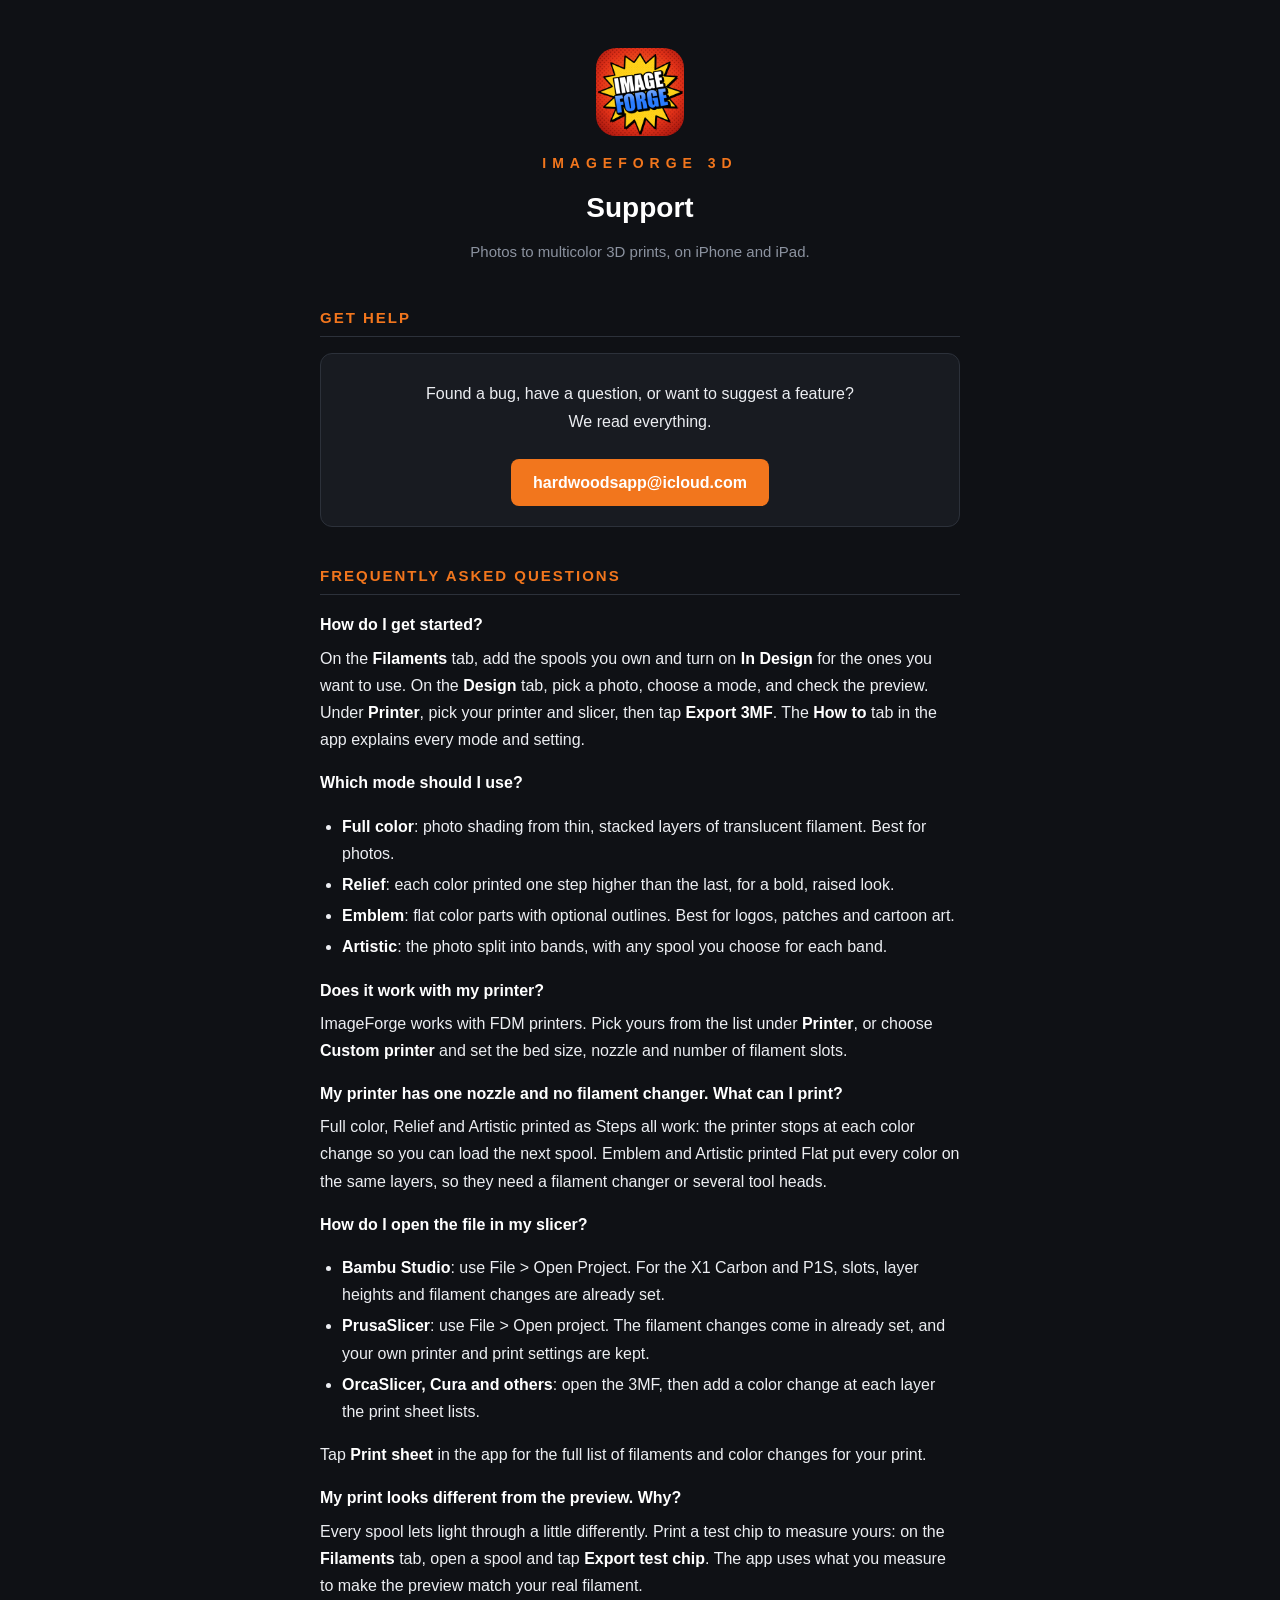
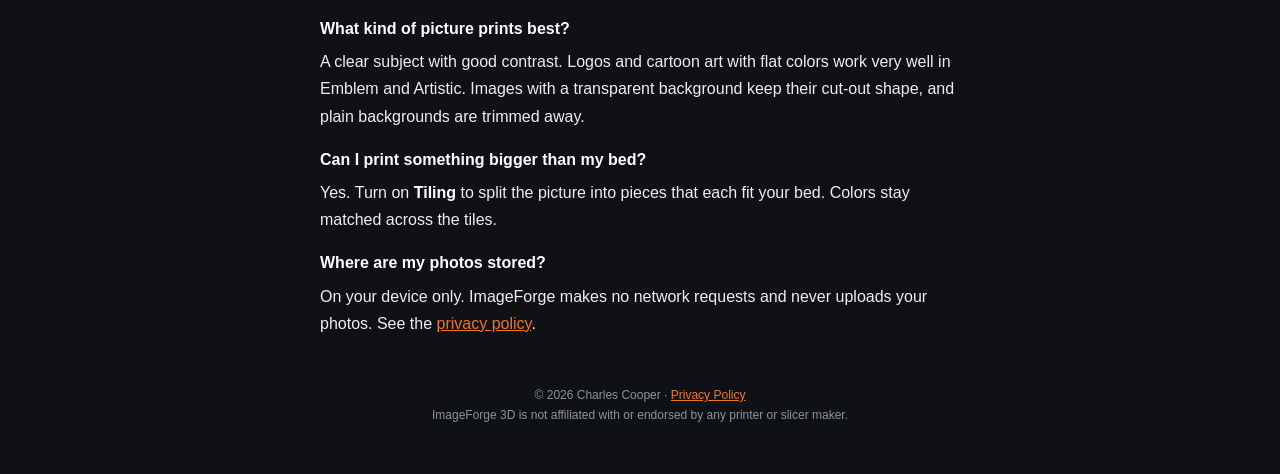
<file: docs/index.html>
<!DOCTYPE html>
<html lang="en">
<head>
<meta charset="utf-8">
<meta name="viewport" content="width=device-width, initial-scale=1">
<title>ImageForge 3D — Support</title>
<link rel="stylesheet" href="style.css">
</head>
<body>
<main>
  <img class="icon" src="icon.png" alt="ImageForge 3D app icon">
  <div class="brand">IMAGEFORGE 3D</div>
  <h1>Support</h1>
  <div class="tagline">Photos to multicolor 3D prints, on iPhone and iPad.</div>

  <h2>Get help</h2>
  <div class="contact">
    <p>Found a bug, have a question, or want to suggest a feature?<br>We read everything.</p>
    <a class="email" href="mailto:hardwoodsapp@icloud.com">hardwoodsapp@icloud.com</a>
  </div>

  <h2>Frequently asked questions</h2>

  <h3>How do I get started?</h3>
  <p>On the <strong>Filaments</strong> tab, add the spools you own and turn on <strong>In Design</strong> for the ones you want to use. On the <strong>Design</strong> tab, pick a photo, choose a mode, and check the preview. Under <strong>Printer</strong>, pick your printer and slicer, then tap <strong>Export 3MF</strong>. The <strong>How to</strong> tab in the app explains every mode and setting.</p>

  <h3>Which mode should I use?</h3>
  <ul>
    <li><strong>Full color</strong>: photo shading from thin, stacked layers of translucent filament. Best for photos.</li>
    <li><strong>Relief</strong>: each color printed one step higher than the last, for a bold, raised look.</li>
    <li><strong>Emblem</strong>: flat color parts with optional outlines. Best for logos, patches and cartoon art.</li>
    <li><strong>Artistic</strong>: the photo split into bands, with any spool you choose for each band.</li>
  </ul>

  <h3>Does it work with my printer?</h3>
  <p>ImageForge works with FDM printers. Pick yours from the list under <strong>Printer</strong>, or choose <strong>Custom printer</strong> and set the bed size, nozzle and number of filament slots.</p>

  <h3>My printer has one nozzle and no filament changer. What can I print?</h3>
  <p>Full color, Relief and Artistic printed as Steps all work: the printer stops at each color change so you can load the next spool. Emblem and Artistic printed Flat put every color on the same layers, so they need a filament changer or several tool heads.</p>

  <h3>How do I open the file in my slicer?</h3>
  <ul>
    <li><strong>Bambu Studio</strong>: use File &gt; Open Project. For the X1 Carbon and P1S, slots, layer heights and filament changes are already set.</li>
    <li><strong>PrusaSlicer</strong>: use File &gt; Open project. The filament changes come in already set, and your own printer and print settings are kept.</li>
    <li><strong>OrcaSlicer, Cura and others</strong>: open the 3MF, then add a color change at each layer the print sheet lists.</li>
  </ul>
  <p>Tap <strong>Print sheet</strong> in the app for the full list of filaments and color changes for your print.</p>

  <h3>My print looks different from the preview. Why?</h3>
  <p>Every spool lets light through a little differently. Print a test chip to measure yours: on the <strong>Filaments</strong> tab, open a spool and tap <strong>Export test chip</strong>. The app uses what you measure to make the preview match your real filament.</p>

  <h3>What kind of picture prints best?</h3>
  <p>A clear subject with good contrast. Logos and cartoon art with flat colors work very well in Emblem and Artistic. Images with a transparent background keep their cut-out shape, and plain backgrounds are trimmed away.</p>

  <h3>Can I print something bigger than my bed?</h3>
  <p>Yes. Turn on <strong>Tiling</strong> to split the picture into pieces that each fit your bed. Colors stay matched across the tiles.</p>

  <h3>Where are my photos stored?</h3>
  <p>On your device only. ImageForge makes no network requests and never uploads your photos. See the <a href="privacy.html">privacy policy</a>.</p>

  <div class="footer">© 2026 Charles Cooper · <a href="privacy.html">Privacy Policy</a><br>ImageForge 3D is not affiliated with or endorsed by any printer or slicer maker.</div>
</main>
</body>
</html>
</file>
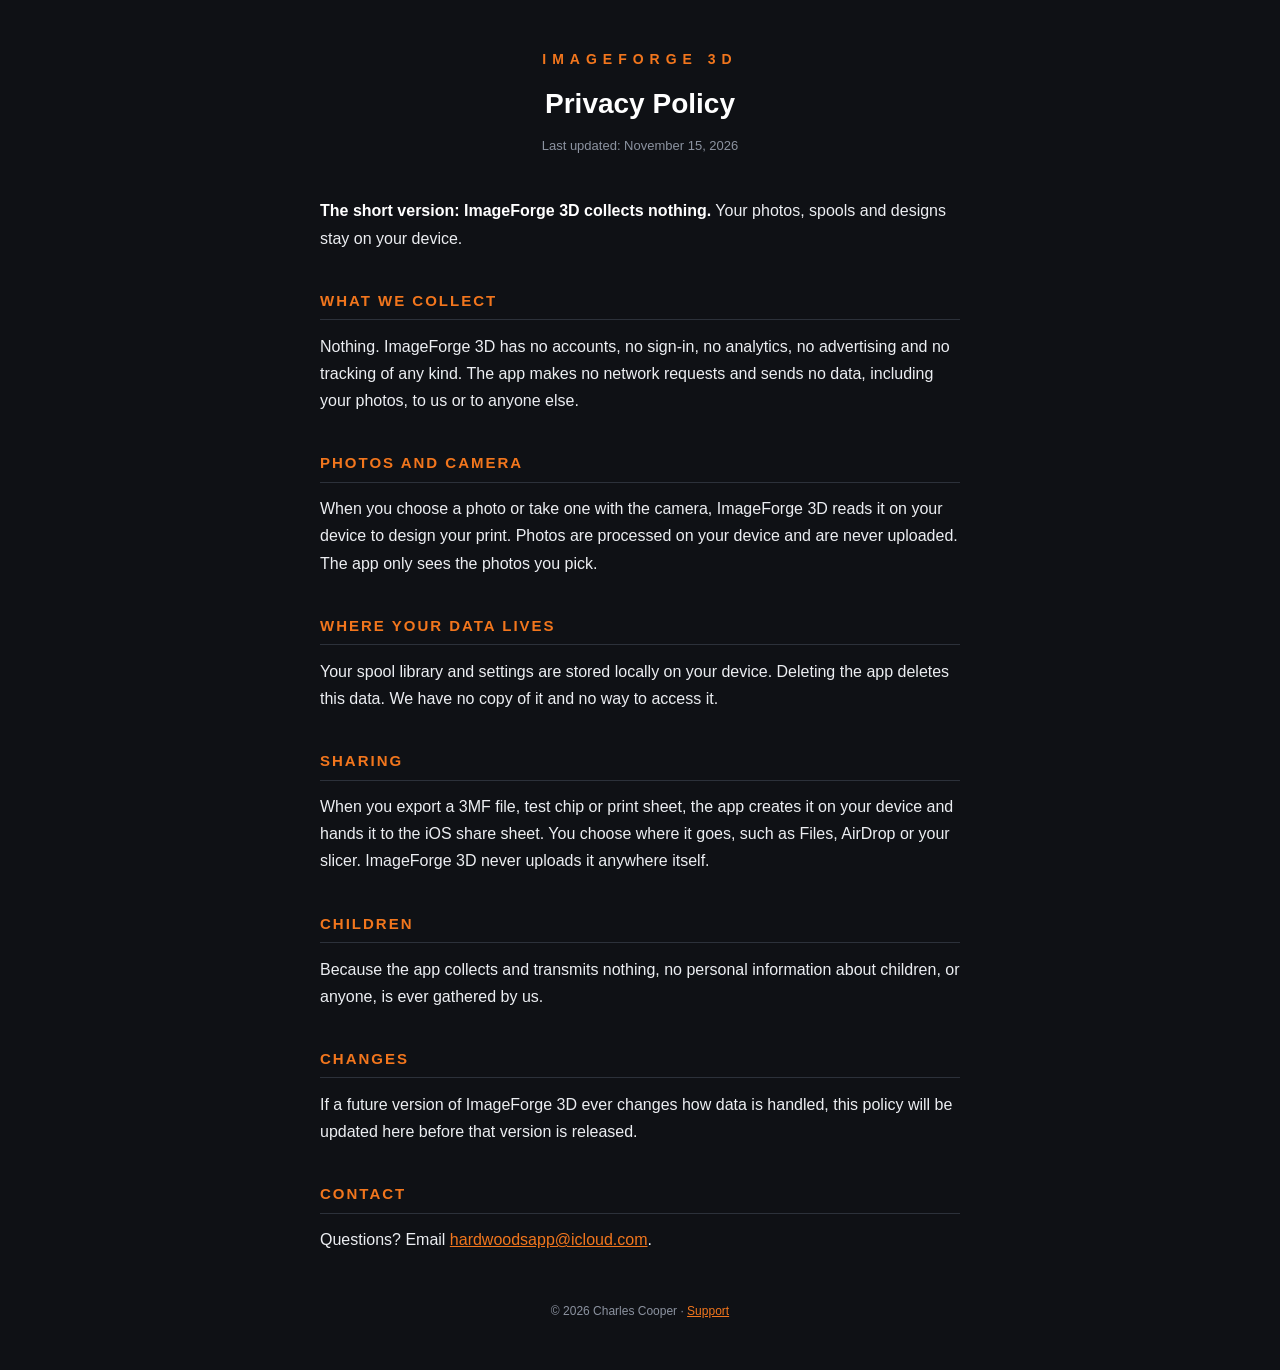
<file: docs/privacy.html>
<!DOCTYPE html>
<html lang="en">
<head>
<meta charset="utf-8">
<meta name="viewport" content="width=device-width, initial-scale=1">
<title>ImageForge 3D — Privacy Policy</title>
<link rel="stylesheet" href="style.css">
</head>
<body>
<main>
  <div class="brand">IMAGEFORGE 3D</div>
  <h1>Privacy Policy</h1>
  <div class="updated">Last updated: November 15, 2026</div>

  <p><strong>The short version: ImageForge 3D collects nothing.</strong> Your photos, spools and designs stay on your device.</p>

  <h2>What we collect</h2>
  <p>Nothing. ImageForge 3D has no accounts, no sign-in, no analytics, no advertising and no tracking of any kind. The app makes no network requests and sends no data, including your photos, to us or to anyone else.</p>

  <h2>Photos and camera</h2>
  <p>When you choose a photo or take one with the camera, ImageForge 3D reads it on your device to design your print. Photos are processed on your device and are never uploaded. The app only sees the photos you pick.</p>

  <h2>Where your data lives</h2>
  <p>Your spool library and settings are stored locally on your device. Deleting the app deletes this data. We have no copy of it and no way to access it.</p>

  <h2>Sharing</h2>
  <p>When you export a 3MF file, test chip or print sheet, the app creates it on your device and hands it to the iOS share sheet. You choose where it goes, such as Files, AirDrop or your slicer. ImageForge 3D never uploads it anywhere itself.</p>

  <h2>Children</h2>
  <p>Because the app collects and transmits nothing, no personal information about children, or anyone, is ever gathered by us.</p>

  <h2>Changes</h2>
  <p>If a future version of ImageForge 3D ever changes how data is handled, this policy will be updated here before that version is released.</p>

  <h2>Contact</h2>
  <p>Questions? Email <a href="mailto:hardwoodsapp@icloud.com">hardwoodsapp@icloud.com</a>.</p>

  <div class="footer">© 2026 Charles Cooper · <a href="index.html">Support</a></div>
</main>
</body>
</html>
</file>
<file: docs/style.css>
body {
  font-family: -apple-system, BlinkMacSystemFont, "Segoe UI", Helvetica, Arial, sans-serif;
  background: #0F1115;
  color: #ECEEF2;
  margin: 0;
  padding: 48px 20px;
  line-height: 1.7;
}
main { max-width: 640px; margin: 0 auto; }
.icon { display: block; width: 88px; height: 88px; border-radius: 20px; margin: 0 auto 16px; }
.brand { color: #F2761D; font-weight: 800; letter-spacing: 6px; font-size: 14px; text-align: center; }
h1 { color: #FFF; font-size: 28px; text-align: center; margin: 8px 0; }
.tagline { color: #8C93A0; font-size: 15px; text-align: center; margin-bottom: 40px; }
.updated { color: #8C93A0; font-size: 13px; text-align: center; margin-bottom: 40px; }
h2 {
  color: #F2761D;
  font-size: 15px;
  letter-spacing: 2px;
  text-transform: uppercase;
  border-bottom: 1px solid #2C313A;
  padding-bottom: 6px;
  margin-top: 36px;
}
h3 { color: #FFF; font-size: 16px; margin-bottom: 4px; }
p { margin-top: 6px; }
ul { padding-left: 22px; }
li { margin-bottom: 4px; }
strong { color: #FFF; }
a { color: #F2761D; }
.contact {
  background: #181B21;
  border: 1px solid #2C313A;
  border-radius: 12px;
  padding: 20px 24px;
  margin-top: 16px;
  text-align: center;
}
.contact a.email {
  display: inline-block;
  background: #F2761D;
  color: #FFF;
  text-decoration: none;
  font-weight: 700;
  padding: 10px 22px;
  border-radius: 8px;
  margin-top: 8px;
  word-break: break-all;
}
.footer { color: #8C93A0; font-size: 12px; text-align: center; margin-top: 48px; }
</file>
